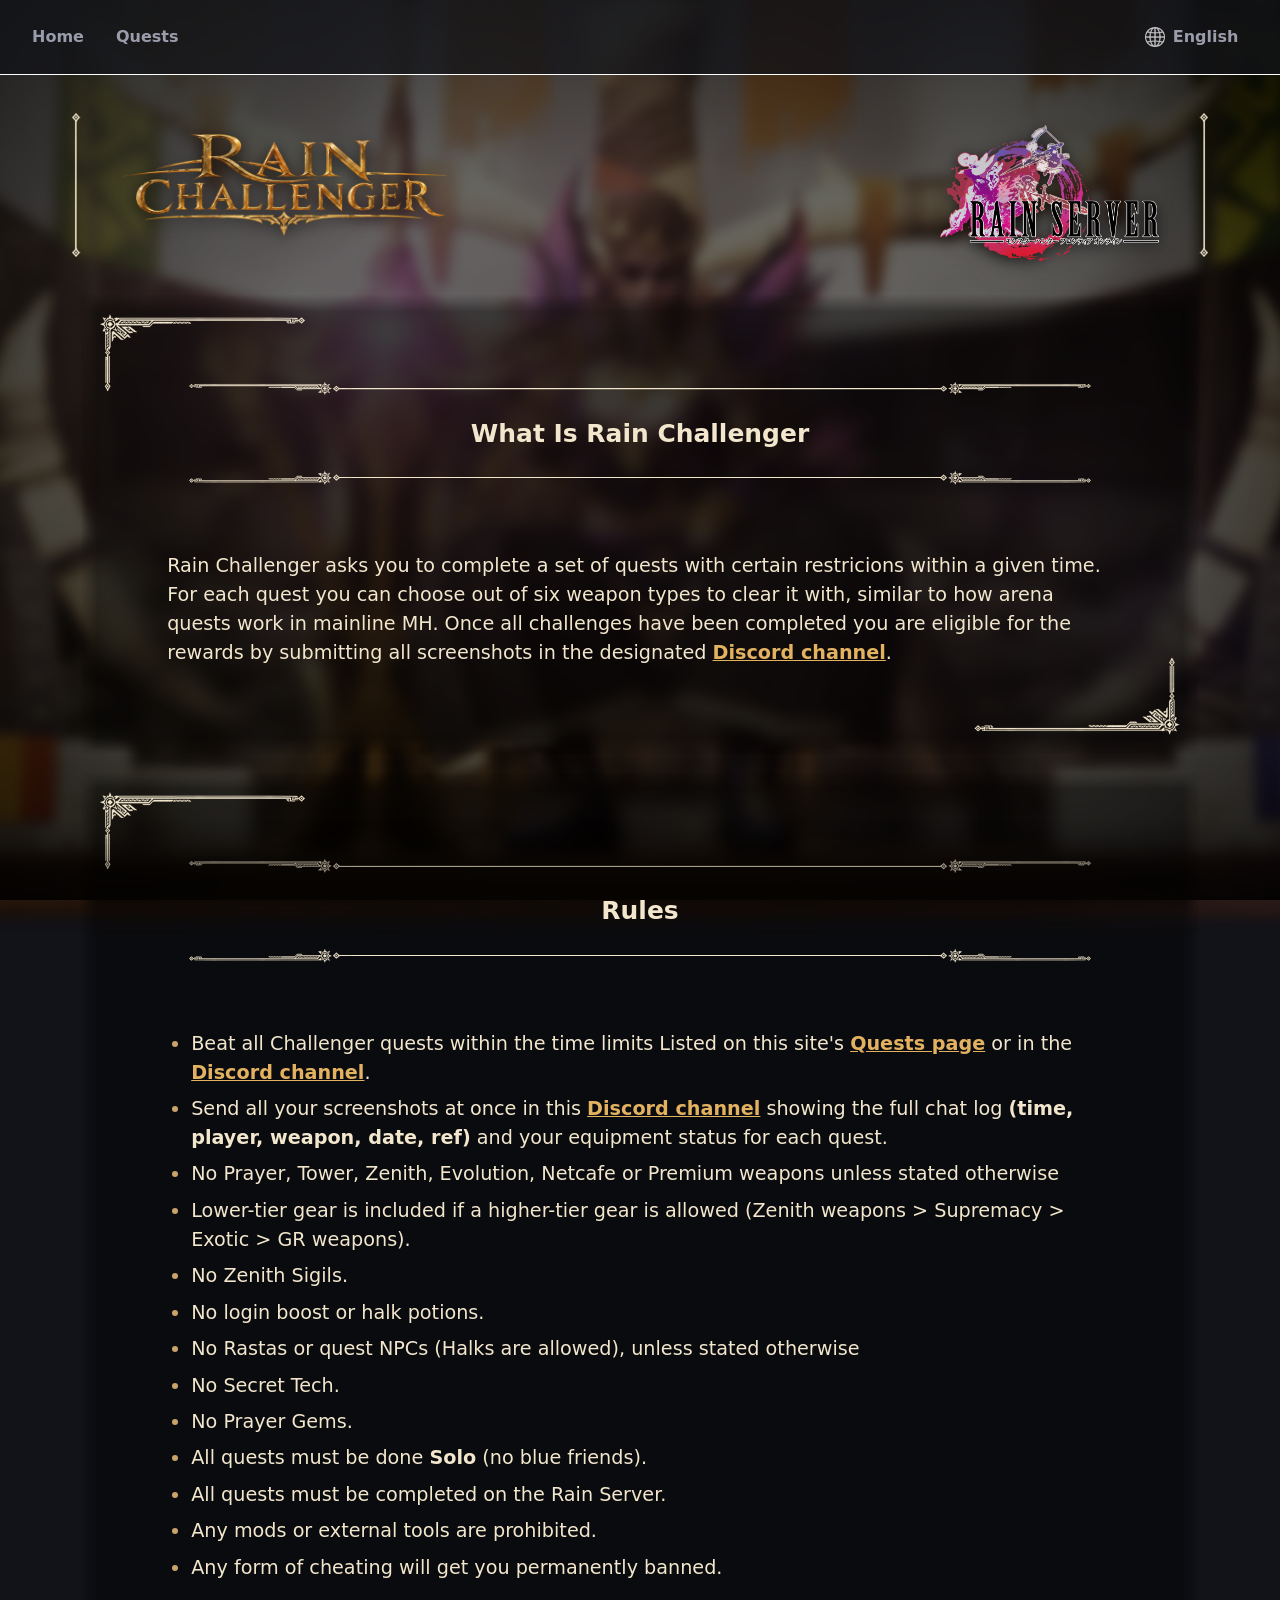
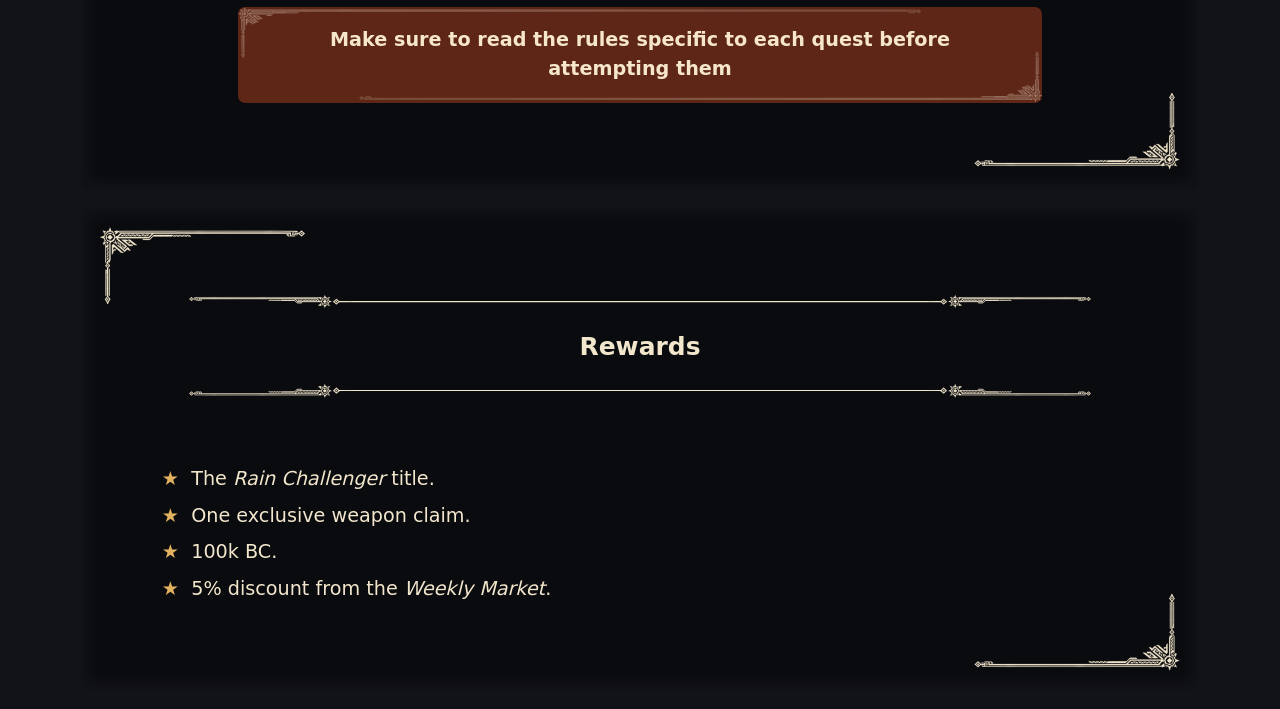
<file: index.html>
<!DOCTYPE html>
<html lang="en">

<head>
  <meta charset="UTF-8">
  <meta name="viewport" content="width=device-width, initial-scale=1.0">
  <!-- Dark page: the browser paints a dark (not white) canvas while switching pages, before the CSS loads -->
  <meta name="color-scheme" content="dark">
  <meta http-equiv="Content-Security-Policy"
    content="default-src 'self'; img-src 'self' data:; object-src 'none'; base-uri 'none'; form-action 'none'">
  <title data-i18n="home.docTitle">Rain Challenger Page</title>
  <link rel="stylesheet" href="./css/style.css">
  <link rel="icon" href="./assets/favicon.ico" type="image/x-icon">
  <script src="./js/i18n.js" defer type="module"></script>
  <script src="./js/nav.js" defer type="module"></script>
  <script src="./js/home.js" defer type="module"></script>
</head>

<body>
  <!-- Blurred, dimmed background image with a vignette (css/style.css) -->
  <div class="bg-image" aria-hidden="true"></div>

  <nav class="navbar">
    <div class="nav-links">
      <a href="./index.html" data-i18n="nav.home">Home</a>
      <a href="./quests.html" data-i18n="nav.quests">Quests</a>
    </div>
    <div class="lang-switcher">
      <button type="button" class="lang-button" aria-haspopup="true" aria-expanded="false" aria-controls="lang-menu">
        <img src="./assets/index/www.png" alt="" class="lang-icon">
        <span class="lang-current">English</span>
      </button>
      <ul class="lang-menu" id="lang-menu" hidden>
        <li><button type="button" lang="en" data-lang="en">English</button></li>
        <li><button type="button" lang="ja" data-lang="ja">日本語</button></li>
      </ul>
    </div>
  </nav>
  <main class="home-page">
    <h1 class="page-header"><img class="header-title" src="./assets/index/title.png" alt="Rain Challenger"><img class="header-logo" src="./assets/index/rain_logo.png" alt=""></h1>
    <div class="home">
      <section class="home-intro panel frame-panel">
        <div class="panel-divider panel-divider-top" aria-hidden="true"></div>
        <h2 data-i18n="intro.title">What Is Rain Challenger</h2>
        <div class="panel-divider" aria-hidden="true"></div>
        <p data-i18n="intro.text">
          Rain Challenger asks you to complete a set of quests
          with certain restricions within a given time. For each quest you can
          choose out of six weapon types to clear it with, similar to how arena
          quests work in mainline MH. Once all challenges have been completed you are
          eligible for the rewards by submitting all screenshots in the designated
          <a href="https://discord.com/channels/937230168223789066/1414057000987267222">Discord channel</a>.
        </p>
      </section>

      <section class="home-rules panel frame-panel">
        <div class="panel-divider panel-divider-top" aria-hidden="true"></div>
        <h2 data-i18n="rules.title">Rules</h2>
        <div class="panel-divider" aria-hidden="true"></div>
        <div id="rules-container">
          <!-- Rules will be loaded here -->
        </div>
        <p class="callout" data-i18n="rules.callout"><b>Make sure to read the rules specific to each quest before
            attempting them</b></p>
      </section>

      <section class="home-rewards panel frame-panel">
        <div class="panel-divider panel-divider-top" aria-hidden="true"></div>
        <h2 data-i18n="rewards.title">Rewards</h2>
        <div class="panel-divider" aria-hidden="true"></div>
        <div id="rewards-container">
          <!-- rewards will be loaded here -->
        </div>
      </section>
    </div>
  </main>
</body>

</html>
</file>
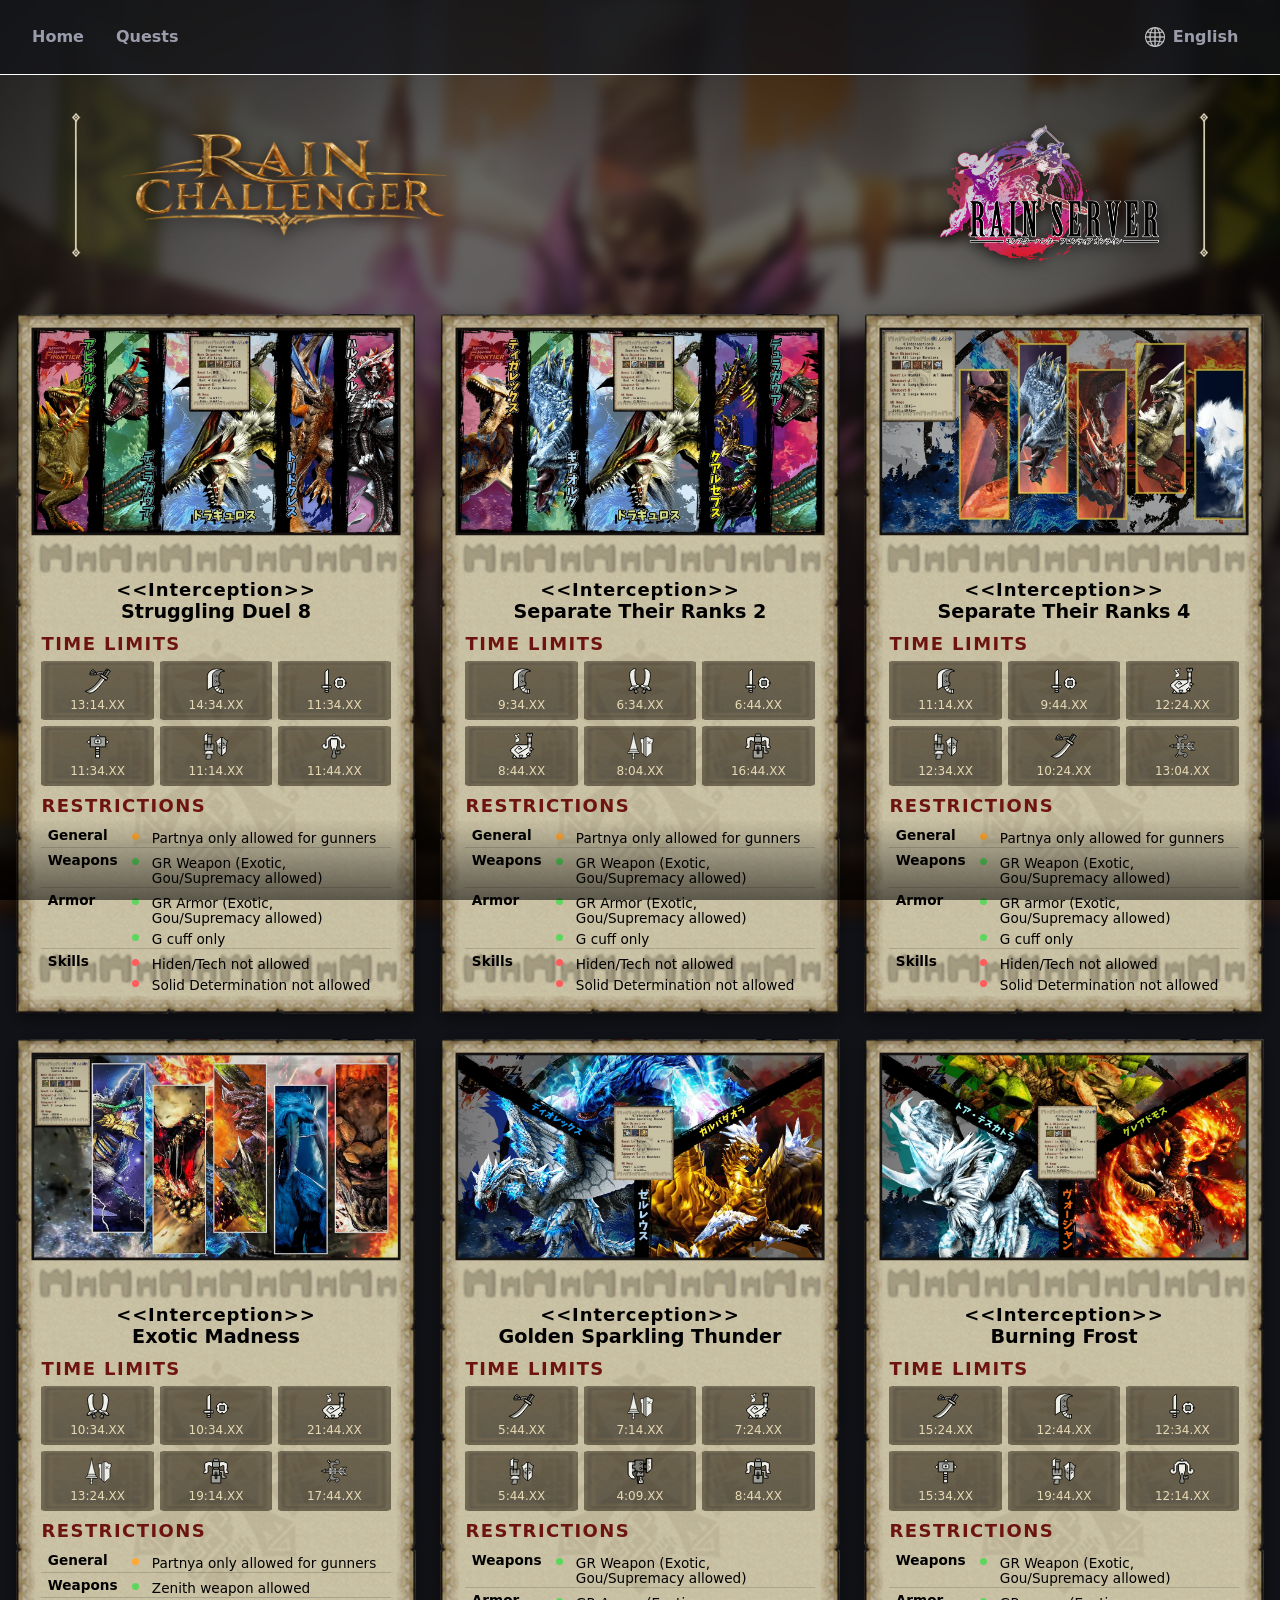
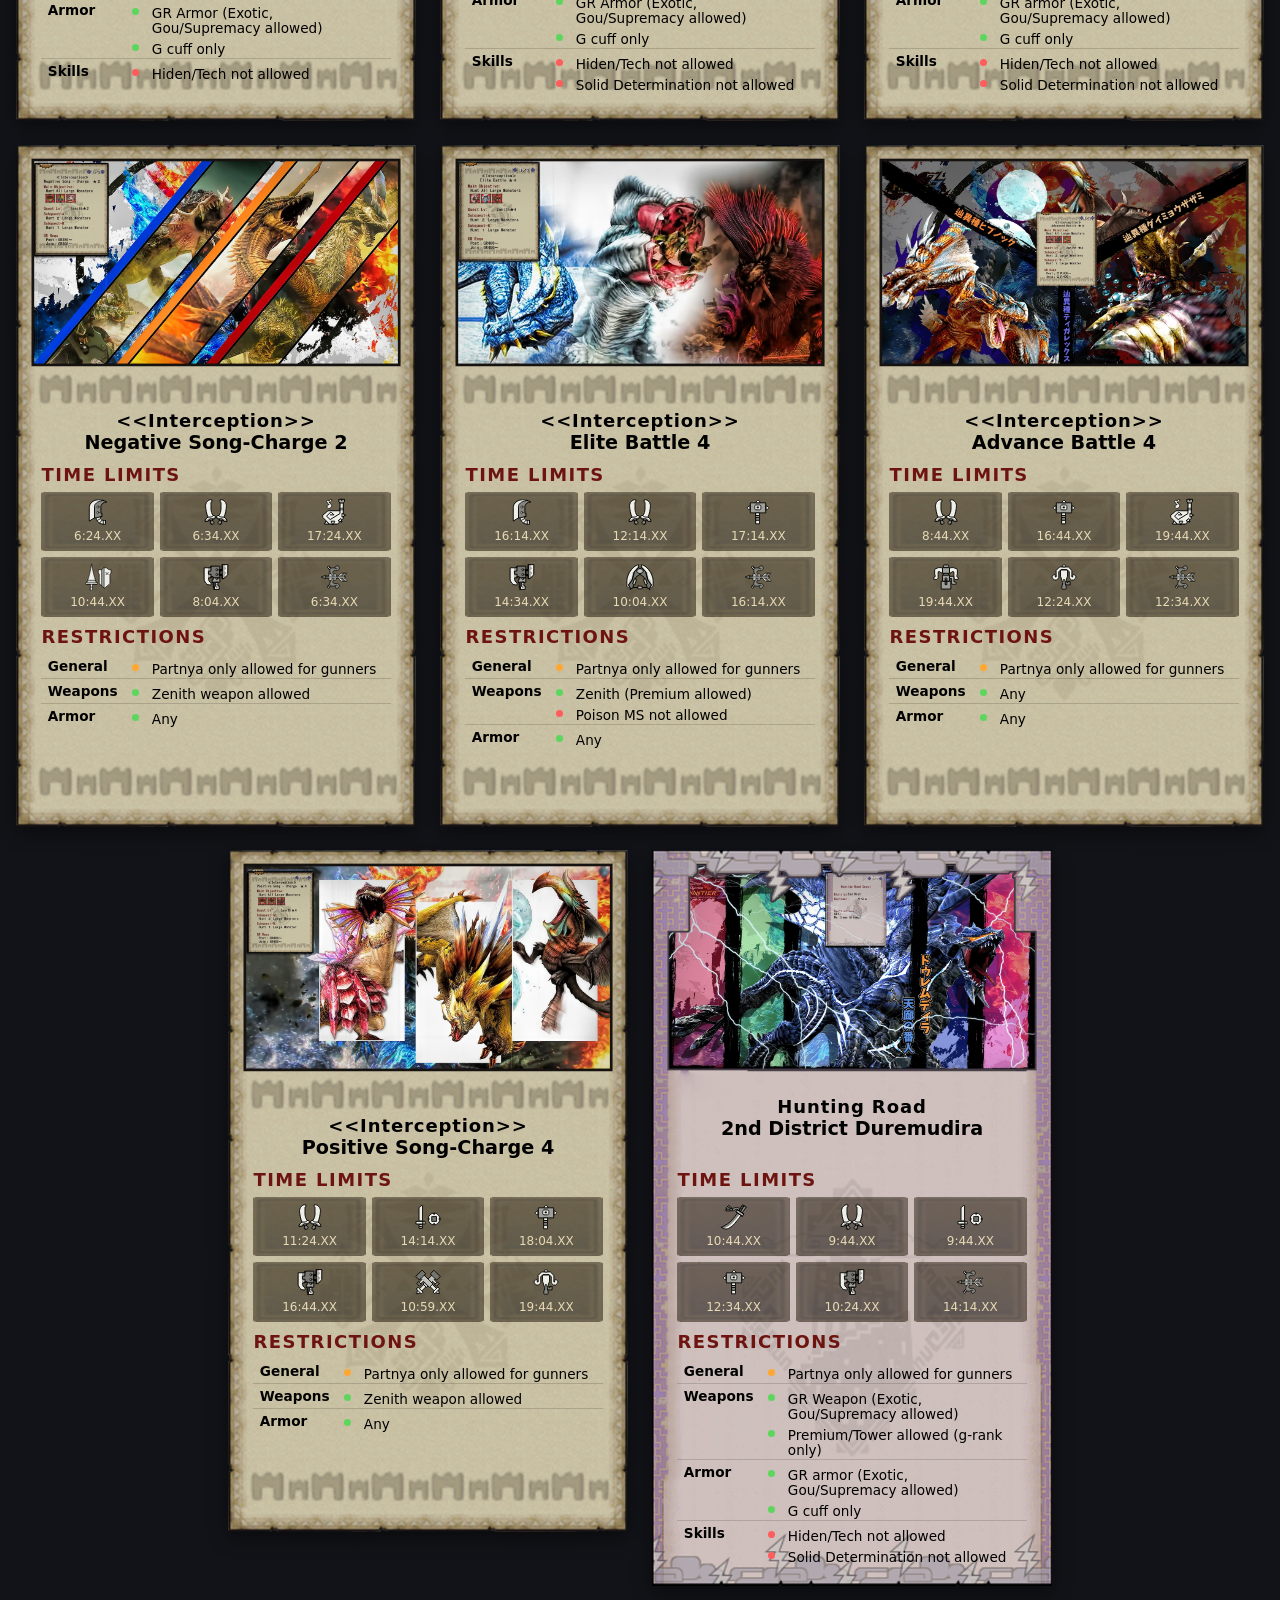
<file: quests.html>
<!DOCTYPE html>
<html lang="en">

<head>
  <meta charset="UTF-8">
  <meta name="viewport" content="width=device-width, initial-scale=1.0">
  <!-- Dark page: the browser paints a dark (not white) canvas while switching pages, before the CSS loads -->
  <meta name="color-scheme" content="dark">
  <meta http-equiv="Content-Security-Policy"
    content="default-src 'self'; img-src 'self' data:; object-src 'none'; base-uri 'none'; form-action 'none'">
  <title data-i18n="quests.docTitle">Rain Challenger Quests</title>
  <link rel="stylesheet" href="./css/style.css">
  <link rel="icon" href="./assets/favicon.ico" type="image/x-icon">
  <script src="./js/i18n.js" defer type="module"></script>
  <script src="./js/nav.js" defer type="module"></script>
  <script src="./js/quests.js" defer type="module"></script>
  <script src="./js/utils.js" defer type="module"></script>
</head>

<body>
  <!-- Blurred, dimmed background image with a vignette (css/style.css) -->
  <div class="bg-image" aria-hidden="true"></div>

  <nav class="navbar">
    <div class="nav-links">
      <a href="./index.html" data-i18n="nav.home">Home</a>
      <a href="./quests.html" data-i18n="nav.quests">Quests</a>
    </div>
    <div class="lang-switcher">
      <button type="button" class="lang-button" aria-haspopup="true" aria-expanded="false" aria-controls="lang-menu">
        <img src="./assets/index/www.png" alt="" class="lang-icon">
        <span class="lang-current">English</span>
      </button>
      <ul class="lang-menu" id="lang-menu" hidden>
        <li><button type="button" lang="en" data-lang="en">English</button></li>
        <li><button type="button" lang="ja" data-lang="ja">日本語</button></li>
      </ul>
    </div>
  </nav>
  <main>
    <h1 class="page-header quests-header"><img class="header-title" src="./assets/index/title.png" alt="Rain Challenger"><img class="header-logo"
        src="./assets/index/rain_logo.png" alt=""></h1>

    <div id="quest-container">
      <!-- Quests will be loaded here -->
    </div>
  </main>
</body>

</html>
</file>
<file: css/style.css>
@import url('./home.css');
@import url('./quests.css');

:root {
  --bg: #121318;
  --text: #e6e6eb;
  --text-muted: #9a9cab;

  /* Quest card colors (--parchment, --ink) and the gold accent used on both pages */
  --parchment: #e8d9b5;
  --ink: #3b2a18;
  --gold: #e3b260;

  /* Restriction dot colors (and the achieved time limit green), bright enough for the dark leather */
  --tag-allowed: #5cd65c;
  --tag-partial: #ffa733;
  --tag-banned: #ff5c5c;

  /* Page background: raise --bg-brightness to make it brighter, lower --bg-blur to make it sharper */
  --bg-brightness: 0.4;
  --bg-blur: 6px;
  /* Vignette: darkness of the screen corners (0 = none, 1 = black); --vignette-size = how far
     from the center the darkening starts */
  --vignette-strength: 0.7;
  --vignette-size: 45%;
}

* {
  box-sizing: border-box;
}

body {
  margin: 0;
  background: var(--bg);
  color: var(--text);
  font-family: system-ui, -apple-system, "Segoe UI", Roboto, sans-serif;
  line-height: 1.5;
}

/* Blurred, dimmed background image behind every page. Slightly larger than the screen so the
   blur doesn't leave light edges. */
.bg-image {
  position: fixed;
  top: calc(var(--bg-blur) * -3);
  left: calc(var(--bg-blur) * -3);
  width: calc(100% + var(--bg-blur) * 6);
  height: calc(100% + var(--bg-blur) * 6);
  /* below the vignette (body::before) and the home panels' frosted backdrops (z-index -1) */
  z-index: -2;
  pointer-events: none;
  background: url("../assets/background_paused.webp") center / cover no-repeat;
  filter: blur(var(--bg-blur)) brightness(var(--bg-brightness));
}

/* Vignette over the background image: edges and corners fade to black. Fixed to
   the window, so it stays in place while the page scrolls. */
body::before {
  content: "";
  position: fixed;
  inset: 0;
  z-index: -1;
  pointer-events: none;
  background: radial-gradient(ellipse at center, transparent var(--vignette-size),
      rgba(0, 0, 0, var(--vignette-strength)) 100%);
}

/* Soft shadow along the bottom edge of the window, over the page content: fixed, so it stays
   at the bottom while scrolling. Above the quest cards (z-index 1-2), below the navbar (10). */
body::after {
  content: "";
  position: fixed;
  left: 0;
  right: 0;
  bottom: 0;
  height: 80px;
  z-index: 5;
  pointer-events: none;
  background: linear-gradient(to bottom, transparent, rgba(0, 0, 0, 0.55));
}

/* Top bar: page links on the left, language switcher on the right */
.navbar {
  /* Stays at the top of the window while the page scrolls */
  position: sticky;
  top: 0;
  z-index: 10; /* keeps the bar and the language menu above the page content */
  display: flex;
  justify-content: space-between;
  /* 112px / 1.5 (was 56px originally, then doubled to 112px); content stays centered */
  align-items: center;
  min-height: 75px;
  padding: 0 2rem;
  background: rgba(18, 19, 24, 0.75);
  backdrop-filter: blur(8px);
  border-bottom: 1px solid #fff;
}

.nav-links {
  display: flex;
  gap: 2rem;
}

.navbar a {
  color: var(--text-muted);
  text-decoration: none;
  font-weight: 600;
}

.navbar a:hover {
  color: var(--text);
}

/* Language switcher (js/nav.js): globe icon + current language, opens a dropdown menu */
.lang-switcher {
  position: relative;
}

.lang-button {
  display: flex;
  align-items: center;
  gap: 0.5rem;
  padding: 0.4rem 0.6rem;
  color: var(--text-muted);
  font: inherit;
  font-weight: 600;
  background: none;
  border: none;
  border-radius: 6px;
  cursor: pointer;
}

.lang-button:hover,
.lang-button[aria-expanded="true"] {
  color: var(--text);
}

.lang-button:focus-visible,
.lang-menu button:focus-visible {
  outline: 2px solid var(--gold);
  outline-offset: 2px;
}

.lang-icon {
  width: 20px;
  height: 20px;
  opacity: 0.75;
}

.lang-button:hover .lang-icon,
.lang-button[aria-expanded="true"] .lang-icon {
  opacity: 1;
}

/* Menu drops down under the button, right-aligned with it */
.lang-menu {
  position: absolute;
  top: calc(100% + 0.5rem);
  right: 0;
  min-width: 10rem;
  margin: 0;
  padding: 0.35rem;
  list-style: none;
  background: rgba(18, 19, 24, 0.95);
  backdrop-filter: blur(8px);
  border: 1px solid rgba(255, 255, 255, 0.5);
  border-radius: 8px;
  box-shadow: 0 8px 24px rgba(0, 0, 0, 0.55);
  animation: lang-menu-open 0.15s ease-out;
}

.lang-menu[hidden] {
  display: none;
}

@keyframes lang-menu-open {
  from {
    opacity: 0;
    transform: translateY(-6px);
  }
}

.lang-menu button {
  display: block;
  width: 100%;
  padding: 0.45rem 0.75rem;
  color: var(--text-muted);
  font: inherit;
  text-align: left;
  background: none;
  border: none;
  border-radius: 5px;
  cursor: pointer;
}

.lang-menu button:hover {
  color: var(--text);
  background: rgba(255, 255, 255, 0.08);
}

/* Currently selected language */
.lang-menu button[aria-current="true"] {
  color: var(--gold);
}

@media (max-width: 500px) {
  .navbar {
    padding: 0 1rem;
  }

  .nav-links {
    gap: 1.25rem;
  }
}

main {
  max-width: 1400px;
  margin: 0 auto;
  padding: 2rem 1rem;
}

h1 {
  text-align: center;
  text-shadow: 0 2px 8px rgba(0, 0, 0, 0.8);
}

/* Page title framed by assets/index/header.png (1892x239: two vertical bars at its left and
   right edges) at half size, centered (both pages); the title sits on the left, just inside
   the left bar, vertically centered. On narrow screens it shrinks to the content width and
   keeps its proportions. */
.page-header {
  display: grid;
  align-items: center;
  justify-items: start;
  width: min(946px, 100%);
  aspect-ratio: 1892 / 239;
  /* left bar is 7.5px wide; gap between bar and title = ~33px */
  padding-left: 41px;
  /* Home overrides the space below (home.css); 48px = the same value there */
  margin: 0 auto 48px;
  position: relative;
  background: url("../assets/index/header.png") center / 100% 100% no-repeat;
}

/* Title image in the page header (both pages). title.png is design/title.png trimmed to the
   lettering and scaled to 700x220; width in % of the header so it scales with it (~270px at full size). */
.header-title {
  display: block;
  width: 30%;
  height: auto;
  /* Shadow follows the lettering's shape (drop-shadow uses the PNG's transparency) */
  filter: drop-shadow(0 3px 6px rgba(0, 0, 0, 0.75));
  /* Can't be clicked, dragged out or selected, like the Rain Server logo */
  pointer-events: none;
  user-select: none;
}

/* Rain Server logo inside the header, near the right bar. rain_logo.png is 1789x1095 with the
   logo itself at x 58-1649, y 28-900 (rest is transparent margin). Sized/placed in % of the
   header so it scales with it: logo 100px tall at full size, vertically centered, its right
   edge ~33px inside the right bar (mirrors the title's gap on the left). */
.header-logo {
  position: absolute;
  right: 2.61%;
  top: 5.47%;
  height: 105.1%;
  pointer-events: none;
  user-select: none;
  /* Same shadow as the title image */
  filter: drop-shadow(0 3px 6px rgba(0, 0, 0, 0.75));
}

/* Phones: smaller title and left gap so it doesn't run into the logo */
@media (max-width: 700px) {
  .page-header {
    padding-left: 4%;
  }
}
</file>
